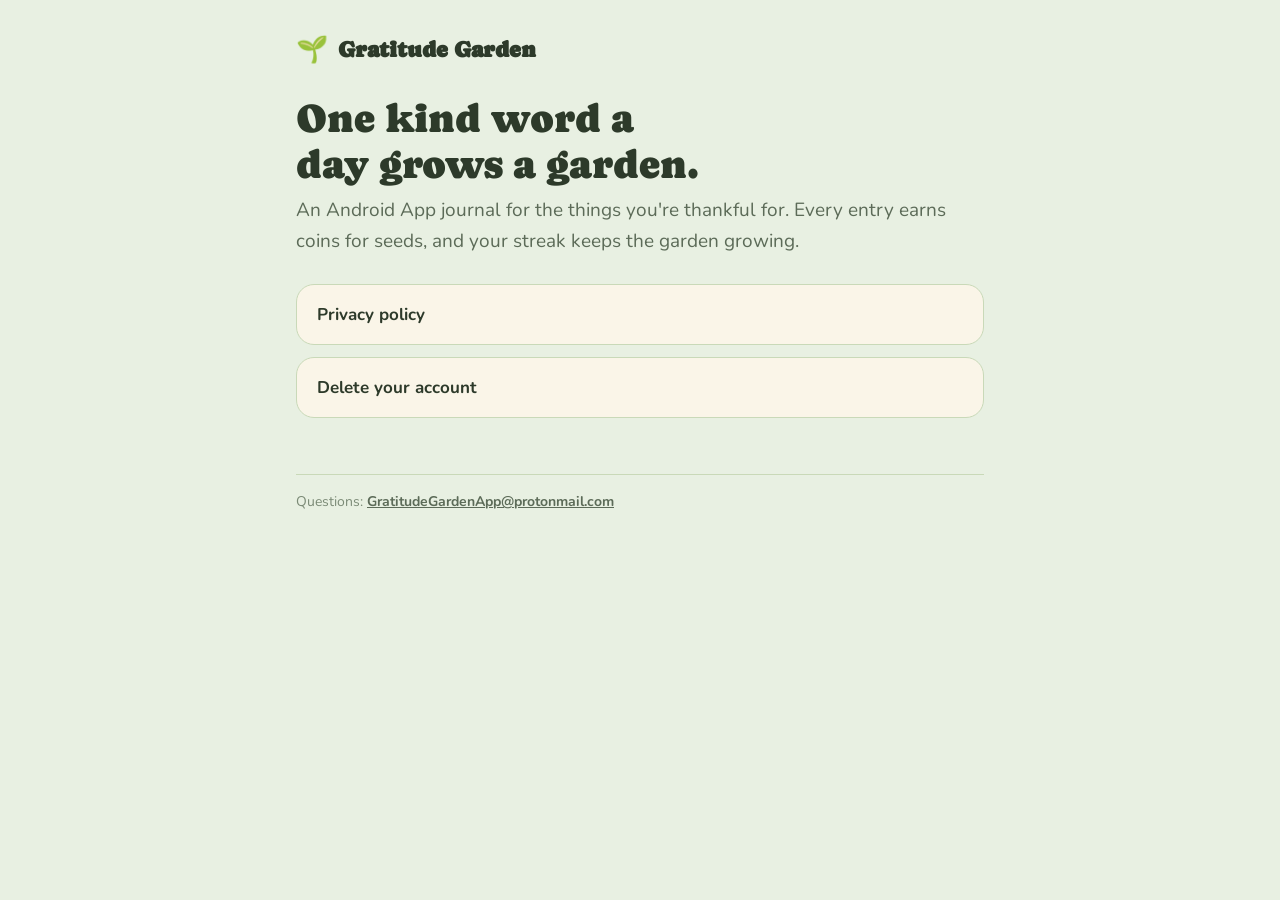
<file: index.html>
<!doctype html>
<html lang="en">
<head>
<meta charset="utf-8">
<meta name="viewport" content="width=device-width, initial-scale=1">
<title>Gratitude Garden</title>
<meta name="description" content="A gratitude journal for Android that grows a garden as you write.">
<link rel="preconnect" href="https://fonts.googleapis.com">
<link rel="preconnect" href="https://fonts.gstatic.com" crossorigin>
<link href="https://fonts.googleapis.com/css2?family=Caprasimo&family=Nunito:wght@400;600;700;800&display=swap" rel="stylesheet">
<link rel="stylesheet" href="style.css">
</head>
<body>
<div class="wrap">
  <header class="site"><span class="sprout" aria-hidden="true">🌱</span><a href="./">Gratitude Garden</a></header>

  <h1>One kind word a day grows a garden.</h1>
  <p class="lede">An Android App journal for the things you're thankful for.
    Every entry earns coins for seeds, and your streak keeps the garden growing.</p>

  <div class="links">
    <a href="privacy.html">Privacy policy</a>
    <a href="delete-account.html">Delete your account</a>
  </div>

  <footer class="site">
    Questions: <a href="mailto:GratitudeGardenApp@protonmail.com">GratitudeGardenApp@protonmail.com</a>
  </footer>
</div>
</body>
</html>
</file>
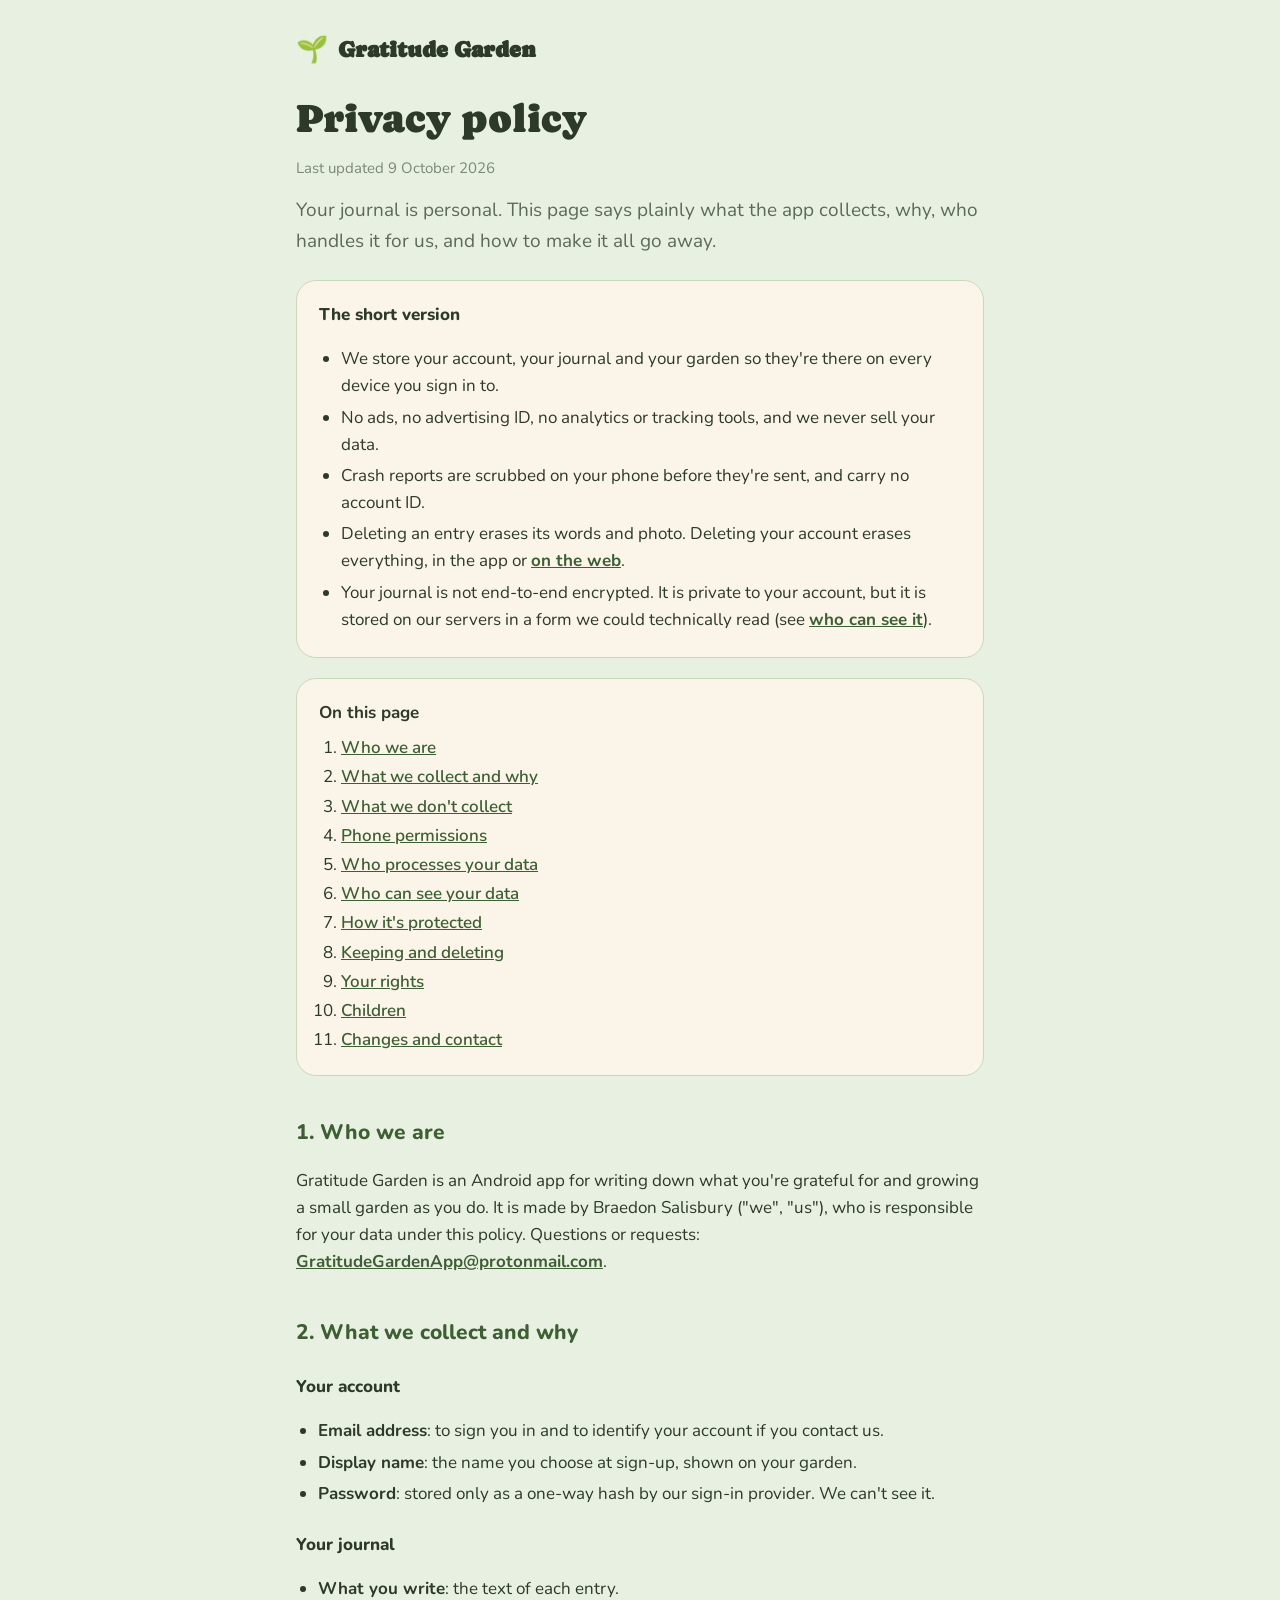
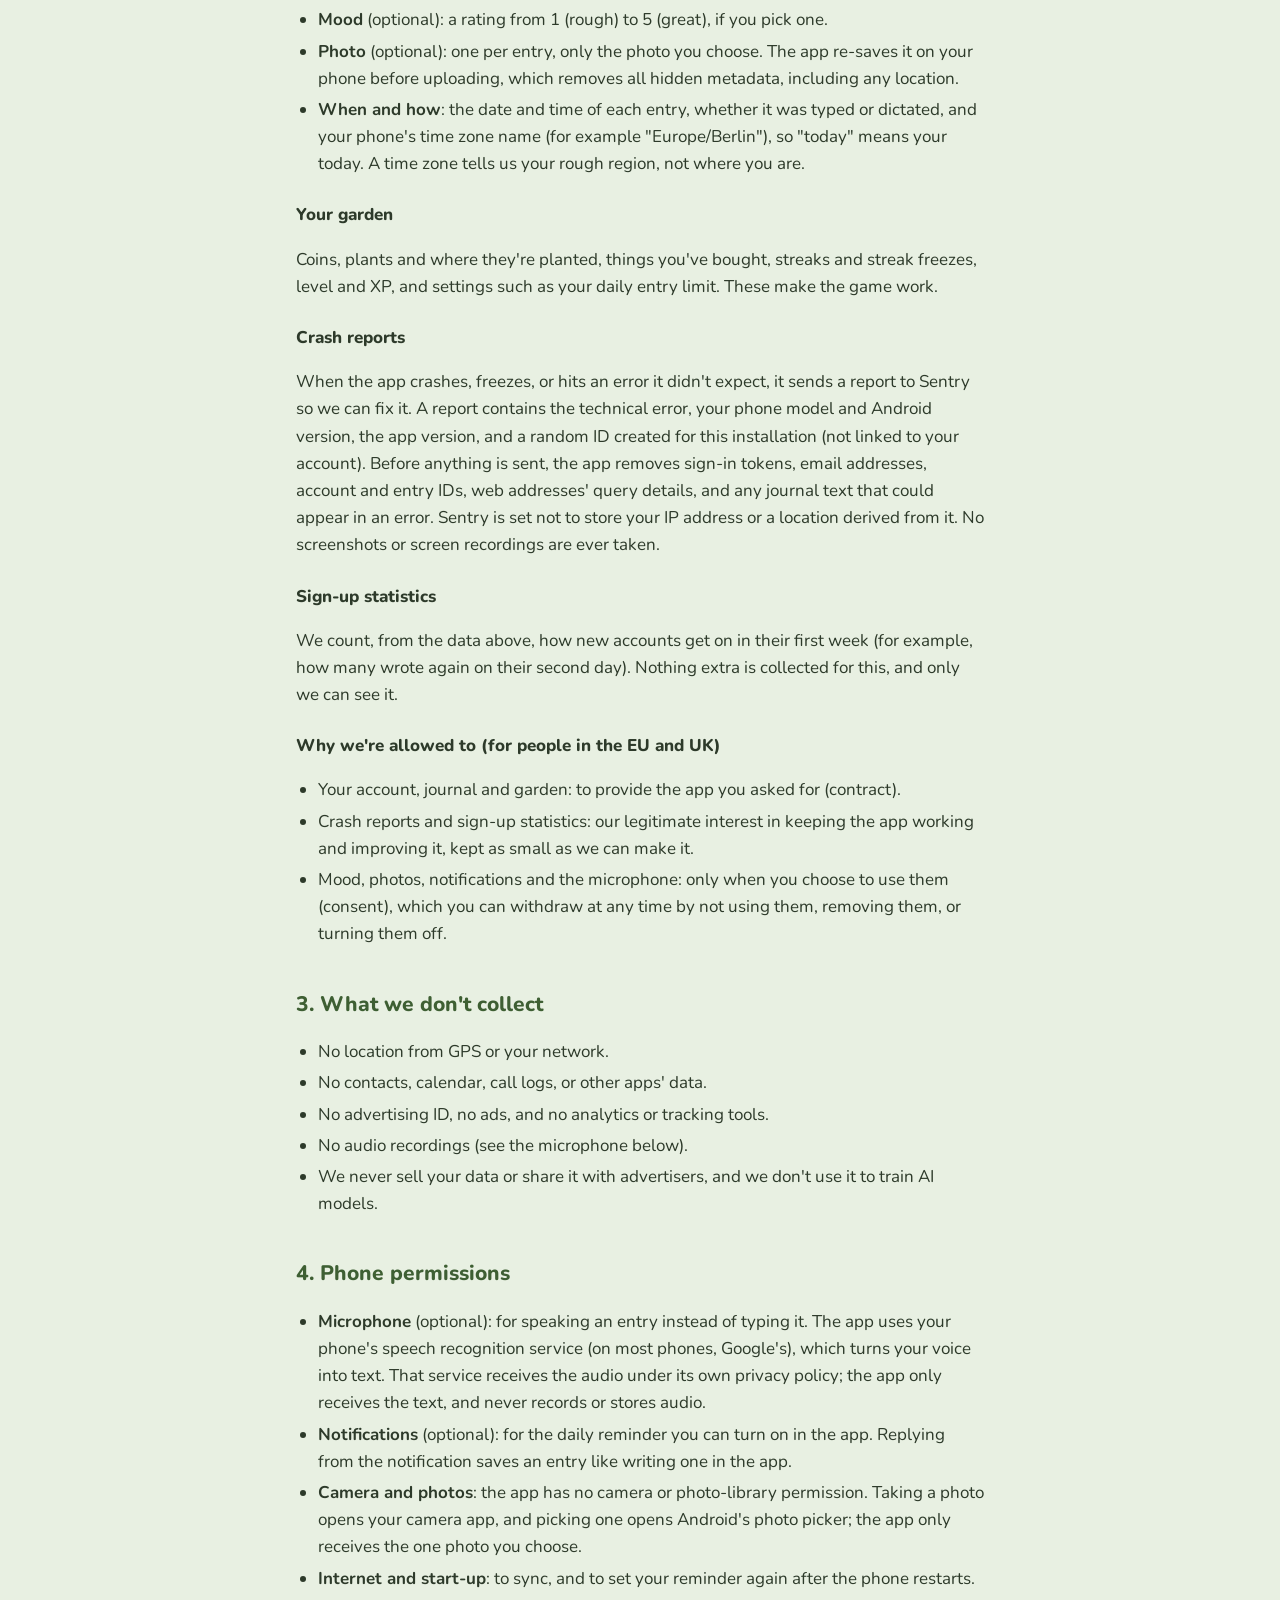
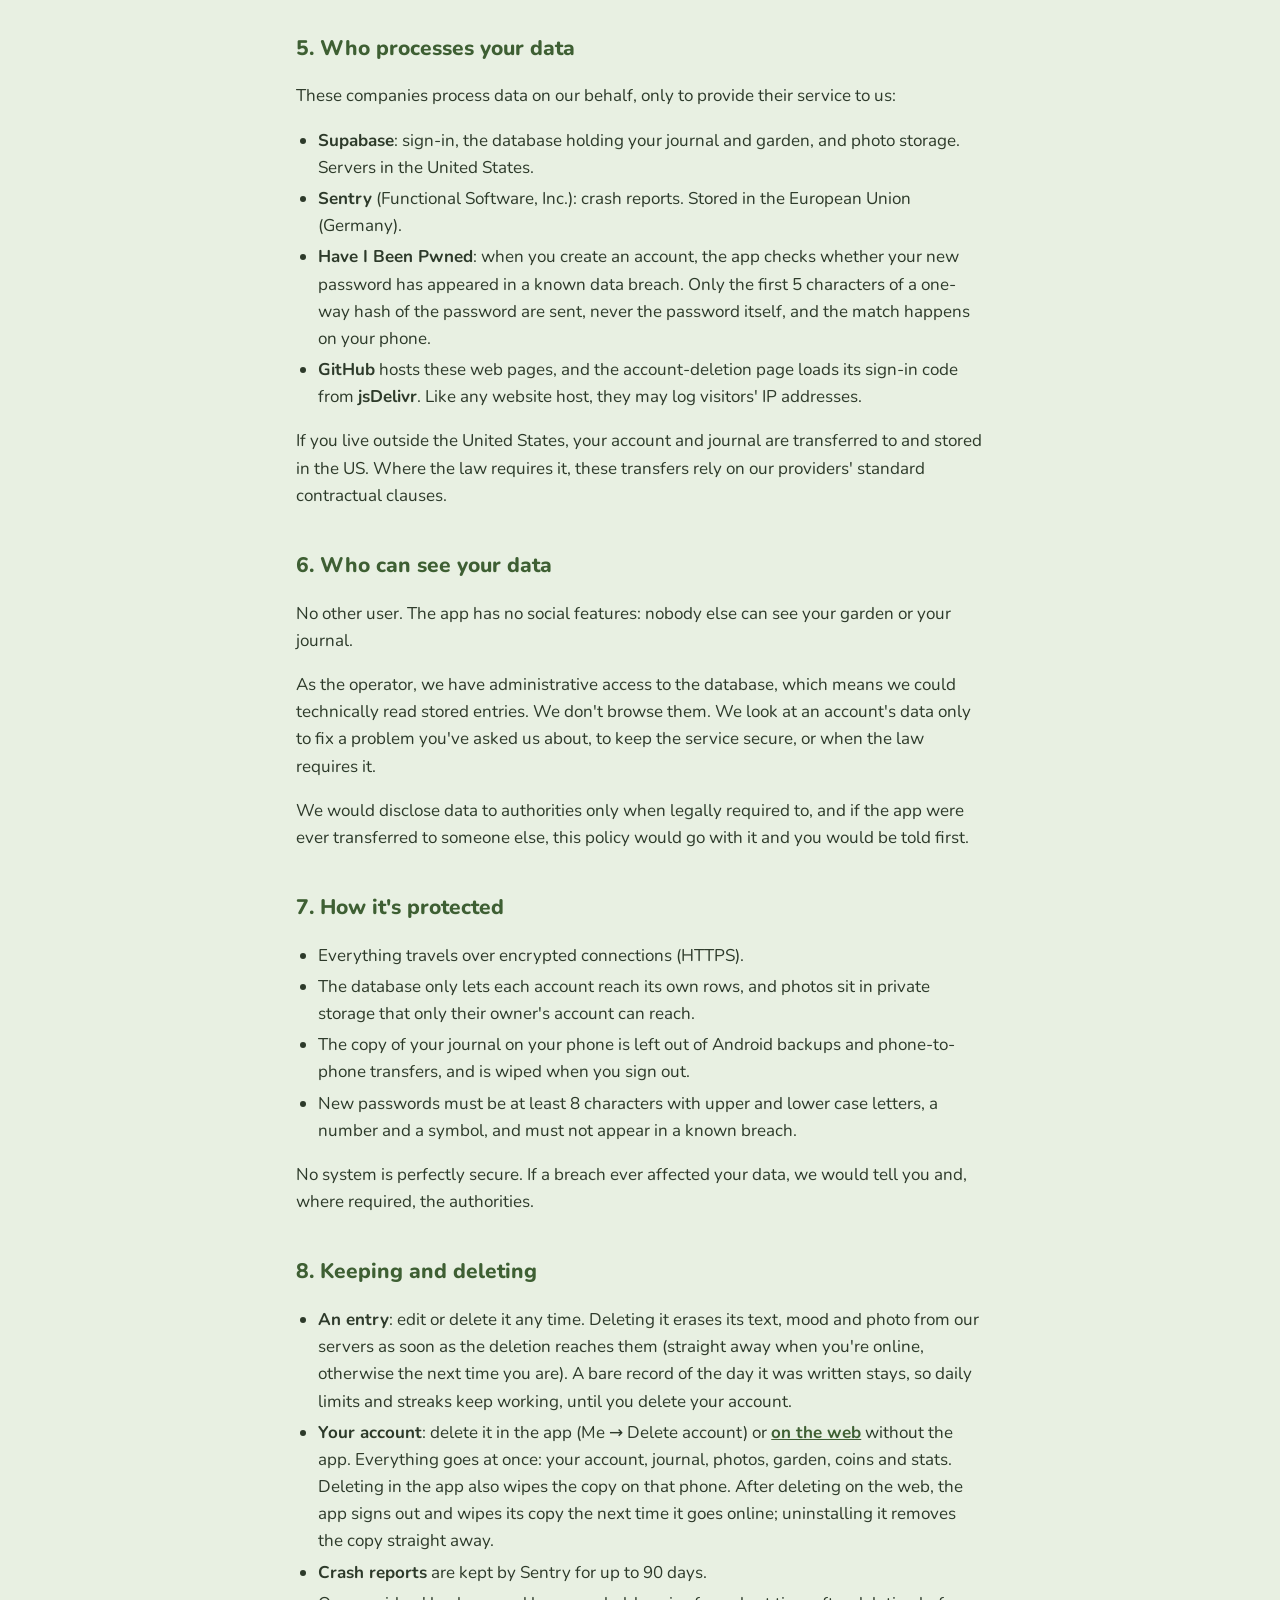
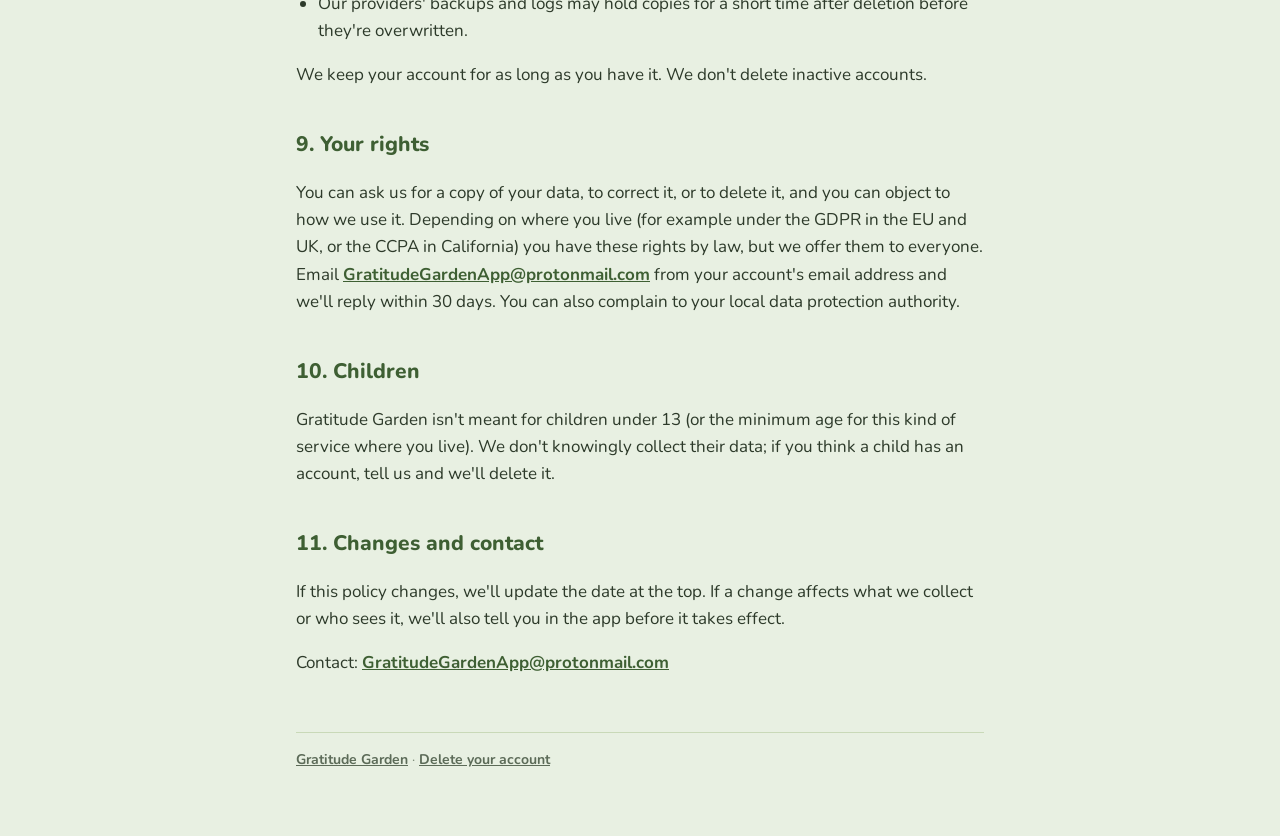
<file: privacy.html>
<!doctype html>
<html lang="en">
<head>
<meta charset="utf-8">
<meta name="viewport" content="width=device-width, initial-scale=1">
<title>Gratitude Garden Privacy</title>
<meta name="description" content="What Gratitude Garden collects, why, who processes it, and how to delete it.">
<link rel="preconnect" href="https://fonts.googleapis.com">
<link rel="preconnect" href="https://fonts.gstatic.com" crossorigin>
<link href="https://fonts.googleapis.com/css2?family=Caprasimo&family=Nunito:wght@400;600;700;800&display=swap" rel="stylesheet">
<link rel="stylesheet" href="style.css">
</head>
<body>
<div class="wrap">
  <header class="site"><span class="sprout" aria-hidden="true">🌱</span><a href="./">Gratitude Garden</a></header>

  <h1>Privacy policy</h1>
  <p class="meta">Last updated 9 October 2026</p>
  <p class="lede">Your journal is personal. This page says plainly what the app collects, why, who
    handles it for us, and how to make it all go away.</p>

  <div class="card">
    <h3>The short version</h3>
    <ul>
      <li>We store your account, your journal and your garden so they're there on every device you sign in to.</li>
      <li>No ads, no advertising ID, no analytics or tracking tools, and we never sell your data.</li>
      <li>Crash reports are scrubbed on your phone before they're sent, and carry no account ID.</li>
      <li>Deleting an entry erases its words and photo. Deleting your account erases everything,
        in the app or <a href="delete-account.html">on the web</a>.</li>
      <li>Your journal is not end-to-end encrypted. It is private to your account, but it is
        stored on our servers in a form we could technically read (see <a href="#access">who can see it</a>).</li>
    </ul>
  </div>

  <nav class="toc card" aria-label="On this page">
    <strong>On this page</strong>
    <ol>
      <li><a href="#who">Who we are</a></li>
      <li><a href="#collect">What we collect and why</a></li>
      <li><a href="#not">What we don't collect</a></li>
      <li><a href="#permissions">Phone permissions</a></li>
      <li><a href="#processors">Who processes your data</a></li>
      <li><a href="#access">Who can see your data</a></li>
      <li><a href="#security">How it's protected</a></li>
      <li><a href="#retention">Keeping and deleting</a></li>
      <li><a href="#rights">Your rights</a></li>
      <li><a href="#children">Children</a></li>
      <li><a href="#changes">Changes and contact</a></li>
    </ol>
  </nav>

  <h2 id="who">1. Who we are</h2>
  <p>Gratitude Garden is an Android app for writing down what you're grateful for and growing a
    small garden as you do. It is made by Braedon Salisbury ("we", "us"), who is responsible for
    your data under this policy. Questions or requests: <a href="mailto:GratitudeGardenApp@protonmail.com">GratitudeGardenApp@protonmail.com</a>.</p>

  <h2 id="collect">2. What we collect and why</h2>

  <h3>Your account</h3>
  <ul>
    <li><strong>Email address</strong>: to sign you in and to identify your account if you contact us.</li>
    <li><strong>Display name</strong>: the name you choose at sign-up, shown on your garden.</li>
    <li><strong>Password</strong>: stored only as a one-way hash by our sign-in provider. We can't see it.</li>
  </ul>

  <h3>Your journal</h3>
  <ul>
    <li><strong>What you write</strong>: the text of each entry.</li>
    <li><strong>Mood</strong> (optional): a rating from 1 (rough) to 5 (great), if you pick one.</li>
    <li><strong>Photo</strong> (optional): one per entry, only the photo you choose. The app
      re-saves it on your phone before uploading, which removes all hidden metadata, including
      any location.</li>
    <li><strong>When and how</strong>: the date and time of each entry, whether it was typed or
      dictated, and your phone's time zone name (for example "Europe/Berlin"), so "today" means
      your today. A time zone tells us your rough region, not where you are.</li>
  </ul>

  <h3>Your garden</h3>
  <p>Coins, plants and where they're planted, things you've bought, streaks and streak freezes,
    level and XP, and settings such as your daily entry limit. These make the game work.</p>

  <h3>Crash reports</h3>
  <p>When the app crashes, freezes, or hits an error it didn't expect, it sends a report to
    Sentry so we can fix it. A report contains the technical error, your phone model and Android
    version, the app version, and a random ID created for this installation (not linked to your
    account). Before anything is sent, the app removes sign-in tokens, email addresses, account
    and entry IDs, web addresses' query details, and any journal text that could appear in an
    error. Sentry is set not to store your IP address or a location derived from it.
    No screenshots or screen recordings are ever taken.</p>

  <h3>Sign-up statistics</h3>
  <p>We count, from the data above, how new accounts get on in their first week (for example,
    how many wrote again on their second day). Nothing extra is collected for this, and only we
    can see it.</p>

  <h3>Why we're allowed to (for people in the EU and UK)</h3>
  <ul>
    <li>Your account, journal and garden: to provide the app you asked for (contract).</li>
    <li>Crash reports and sign-up statistics: our legitimate interest in keeping the app working
      and improving it, kept as small as we can make it.</li>
    <li>Mood, photos, notifications and the microphone: only when you choose to use them (consent),
      which you can withdraw at any time by not using them, removing them, or turning them off.</li>
  </ul>

  <h2 id="not">3. What we don't collect</h2>
  <ul>
    <li>No location from GPS or your network.</li>
    <li>No contacts, calendar, call logs, or other apps' data.</li>
    <li>No advertising ID, no ads, and no analytics or tracking tools.</li>
    <li>No audio recordings (see the microphone below).</li>
    <li>We never sell your data or share it with advertisers, and we don't use it to train AI models.</li>
  </ul>

  <h2 id="permissions">4. Phone permissions</h2>
  <ul>
    <li><strong>Microphone</strong> (optional): for speaking an entry instead of typing it. The
      app uses your phone's speech recognition service (on most phones, Google's), which turns
      your voice into text. That service receives the audio under its own privacy policy; the app
      only receives the text, and never records or stores audio.</li>
    <li><strong>Notifications</strong> (optional): for the daily reminder you can turn on in the
      app. Replying from the notification saves an entry like writing one in the app.</li>
    <li><strong>Camera and photos</strong>: the app has no camera or photo-library permission.
      Taking a photo opens your camera app, and picking one opens Android's photo picker; the app
      only receives the one photo you choose.</li>
    <li><strong>Internet and start-up</strong>: to sync, and to set your reminder again after the
      phone restarts.</li>
  </ul>

  <h2 id="processors">5. Who processes your data</h2>
  <p>These companies process data on our behalf, only to provide their service to us:</p>
  <ul>
    <li><strong>Supabase</strong>: sign-in, the database holding your journal and garden, and
      photo storage. Servers in the United States.</li>
    <li><strong>Sentry</strong> (Functional Software, Inc.): crash reports. Stored in the
      European Union (Germany).</li>
    <li><strong>Have I Been Pwned</strong>: when you create an account, the app checks whether
      your new password has appeared in a known data breach. Only the first 5 characters of a
      one-way hash of the password are sent, never the password itself, and the match happens
      on your phone.</li>
    <li><strong>GitHub</strong> hosts these web pages, and the account-deletion page loads its
      sign-in code from <strong>jsDelivr</strong>. Like any website host, they may log visitors'
      IP addresses.</li>
  </ul>
  <p>If you live outside the United States, your account and journal are transferred to and
    stored in the US. Where the law requires it, these transfers rely on our providers'
    standard contractual clauses.</p>

  <h2 id="access">6. Who can see your data</h2>
  <p>No other user. The app has no social features: nobody else can see your garden or your
    journal.</p>
  <p>As the operator, we have administrative access to the database, which means we could
    technically read stored entries. We don't browse them. We look at an account's data only to
    fix a problem you've asked us about, to keep the service secure, or when the law requires
    it.</p>
  <p>We would disclose data to authorities only when legally required to, and if the app were
    ever transferred to someone else, this policy would go with it and you would be told first.</p>

  <h2 id="security">7. How it's protected</h2>
  <ul>
    <li>Everything travels over encrypted connections (HTTPS).</li>
    <li>The database only lets each account reach its own rows, and photos sit in private
      storage that only their owner's account can reach.</li>
    <li>The copy of your journal on your phone is left out of Android backups and phone-to-phone
      transfers, and is wiped when you sign out.</li>
    <li>New passwords must be at least 8 characters with upper and lower case letters, a number
      and a symbol, and must not appear in a known breach.</li>
  </ul>
  <p>No system is perfectly secure. If a breach ever affected your data, we would tell you and,
    where required, the authorities.</p>

  <h2 id="retention">8. Keeping and deleting</h2>
  <ul>
    <li><strong>An entry</strong>: edit or delete it any time. Deleting it erases its text, mood
      and photo from our servers as soon as the deletion reaches them (straight away when you're
      online, otherwise the next time you are). A bare record of the day it was written stays,
      so daily limits and streaks keep working, until you delete your account.</li>
    <li><strong>Your account</strong>: delete it in the app (Me &rarr; Delete account) or
      <a href="delete-account.html">on the web</a> without the app. Everything goes at once: your
      account, journal, photos, garden, coins and stats. Deleting in the app also wipes the copy on
      that phone. After deleting on the web, the app signs out and wipes its copy the next time it
      goes online; uninstalling it removes the copy straight away.</li>
    <li><strong>Crash reports</strong> are kept by Sentry for up to 90 days.</li>
    <li>Our providers' backups and logs may hold copies for a short time after deletion before
      they're overwritten.</li>
  </ul>
  <p>We keep your account for as long as you have it. We don't delete inactive accounts.</p>

  <h2 id="rights">9. Your rights</h2>
  <p>You can ask us for a copy of your data, to correct it, or to delete it, and you can object
    to how we use it. Depending on where you live (for example under the GDPR in the EU and UK,
    or the CCPA in California) you have these rights by law, but we offer them to everyone.
    Email <a href="mailto:GratitudeGardenApp@protonmail.com">GratitudeGardenApp@protonmail.com</a> from your account's email
    address and we'll reply within 30 days. You can also complain to your local data protection
    authority.</p>

  <h2 id="children">10. Children</h2>
  <p>Gratitude Garden isn't meant for children under 13 (or the minimum age for this kind of
    service where you live). We don't knowingly collect their data; if you think a child has
    an account, tell us and we'll delete it.</p>

  <h2 id="changes">11. Changes and contact</h2>
  <p>If this policy changes, we'll update the date at the top. If a change affects what we
    collect or who sees it, we'll also tell you in the app before it takes effect.</p>
  <p>Contact: <a href="mailto:GratitudeGardenApp@protonmail.com">GratitudeGardenApp@protonmail.com</a></p>

  <footer class="site">
    <a href="./">Gratitude Garden</a> &middot; <a href="delete-account.html">Delete your account</a>
  </footer>
</div>
</body>
</html>
</file>
<file: style.css>
/* Gratitude Garden's public pages. The palette is the app's (ui/theme/Color.kt). */

:root {
  --bg: #e8f0e2;
  --card: #faf5e8;
  --ink: #2d3a2a;
  --ink-soft: #5c6b58;
  --ink-muted: #7b8a76;
  --primary: #5c8a4d;
  --primary-deep: #3e5f33;
  --on-primary: #faf5e8;
  --accent: #f4a261;
  --danger: #b3261e;
  --danger-bg: #fbe9e7;
  --line: #c9d9b8;
  --field: #ffffff;
  color-scheme: light;
}

@media (prefers-color-scheme: dark) {
  :root:not([data-theme="light"]) {
    --bg: #1b2219;
    --card: #242d22;
    --ink: #e6eadf;
    --ink-soft: #b4bfae;
    --ink-muted: #8d9a87;
    --primary: #8fbf7d;
    --primary-deep: #b5dba6;
    --on-primary: #1b2219;
    --accent: #f4a261;
    --danger: #f2b8b5;
    --danger-bg: #3a2220;
    --line: #3a4736;
    --field: #1b2219;
    color-scheme: dark;
  }
}

:root[data-theme="dark"] {
  --bg: #1b2219;
  --card: #242d22;
  --ink: #e6eadf;
  --ink-soft: #b4bfae;
  --ink-muted: #8d9a87;
  --primary: #8fbf7d;
  --primary-deep: #b5dba6;
  --on-primary: #1b2219;
  --accent: #f4a261;
  --danger: #f2b8b5;
  --danger-bg: #3a2220;
  --line: #3a4736;
  --field: #1b2219;
  color-scheme: dark;
}

* { box-sizing: border-box; }

html { -webkit-text-size-adjust: 100%; }

body {
  margin: 0;
  background: var(--bg);
  color: var(--ink);
  font-family: "Nunito", system-ui, -apple-system, "Segoe UI", sans-serif;
  font-size: 17px;
  line-height: 1.6;
}

.wrap {
  max-width: 720px;
  margin: 0 auto;
  padding: 32px 16px 64px;
}

header.site {
  display: flex;
  align-items: center;
  gap: 10px;
  margin-bottom: 28px;
}

header.site a {
  color: var(--ink);
  text-decoration: none;
  font-family: "Caprasimo", Georgia, serif;
  font-size: 22px;
}

.sprout { font-size: 26px; line-height: 1; }

h1 {
  font-family: "Caprasimo", Georgia, serif;
  font-weight: 400;
  font-size: clamp(30px, 6vw, 40px);
  line-height: 1.15;
  margin: 0 0 8px;
  text-wrap: balance;
}

h2 {
  font-size: 21px;
  font-weight: 800;
  margin: 40px 0 8px;
  color: var(--primary-deep);
}

h3 {
  font-size: 17px;
  font-weight: 800;
  margin: 24px 0 4px;
}

p, li { color: var(--ink); }

.lede {
  font-size: 19px;
  color: var(--ink-soft);
  margin: 0 0 24px;
}

.meta { color: var(--ink-muted); font-size: 15px; }

a { color: var(--primary-deep); font-weight: 700; }

ul { padding-left: 22px; }
li { margin: 4px 0; }

.card {
  background: var(--card);
  border: 1px solid var(--line);
  border-radius: 20px;
  padding: 20px 22px;
  margin: 20px 0;
}

.card > :first-child { margin-top: 0; }
.card > :last-child { margin-bottom: 0; }

.links {
  display: grid;
  gap: 12px;
  margin: 28px 0;
}

.links a {
  display: block;
  background: var(--card);
  border: 1px solid var(--line);
  border-radius: 18px;
  padding: 16px 20px;
  text-decoration: none;
  color: var(--ink);
}

.links a span { display: block; font-weight: 400; color: var(--ink-soft); font-size: 15px; }

nav.toc ol { padding-left: 22px; margin: 8px 0 0; }
nav.toc li { margin: 2px 0; }
nav.toc a { font-weight: 600; }

/* Forms (delete-account page) */
label {
  display: block;
  font-weight: 700;
  margin: 16px 0 6px;
}

input[type="email"],
input[type="password"],
input[type="text"] {
  width: 100%;
  font: inherit;
  color: var(--ink);
  background: var(--field);
  border: 1.5px solid var(--line);
  border-radius: 14px;
  padding: 12px 14px;
}

input:focus-visible,
button:focus-visible,
a:focus-visible {
  outline: 3px solid var(--accent);
  outline-offset: 2px;
}

button {
  font: inherit;
  font-weight: 800;
  border: none;
  border-radius: 999px;
  padding: 13px 24px;
  margin-top: 20px;
  cursor: pointer;
  width: 100%;
  background: var(--primary);
  color: var(--on-primary);
}

button.danger { background: var(--danger); color: var(--card); }
button.quiet {
  background: transparent;
  color: var(--ink-soft);
  border: 1.5px solid var(--line);
  margin-top: 10px;
}

button:disabled { opacity: 0.5; cursor: not-allowed; }

.message {
  border-radius: 14px;
  padding: 12px 14px;
  margin-top: 16px;
}

.message.error { background: var(--danger-bg); color: var(--danger); font-weight: 700; }
.message.info { background: var(--bg); color: var(--ink-soft); }

[hidden] { display: none !important; }

footer.site {
  margin-top: 56px;
  padding-top: 16px;
  border-top: 1px solid var(--line);
  color: var(--ink-muted);
  font-size: 14px;
}

footer.site a { color: var(--ink-soft); }
</file>
